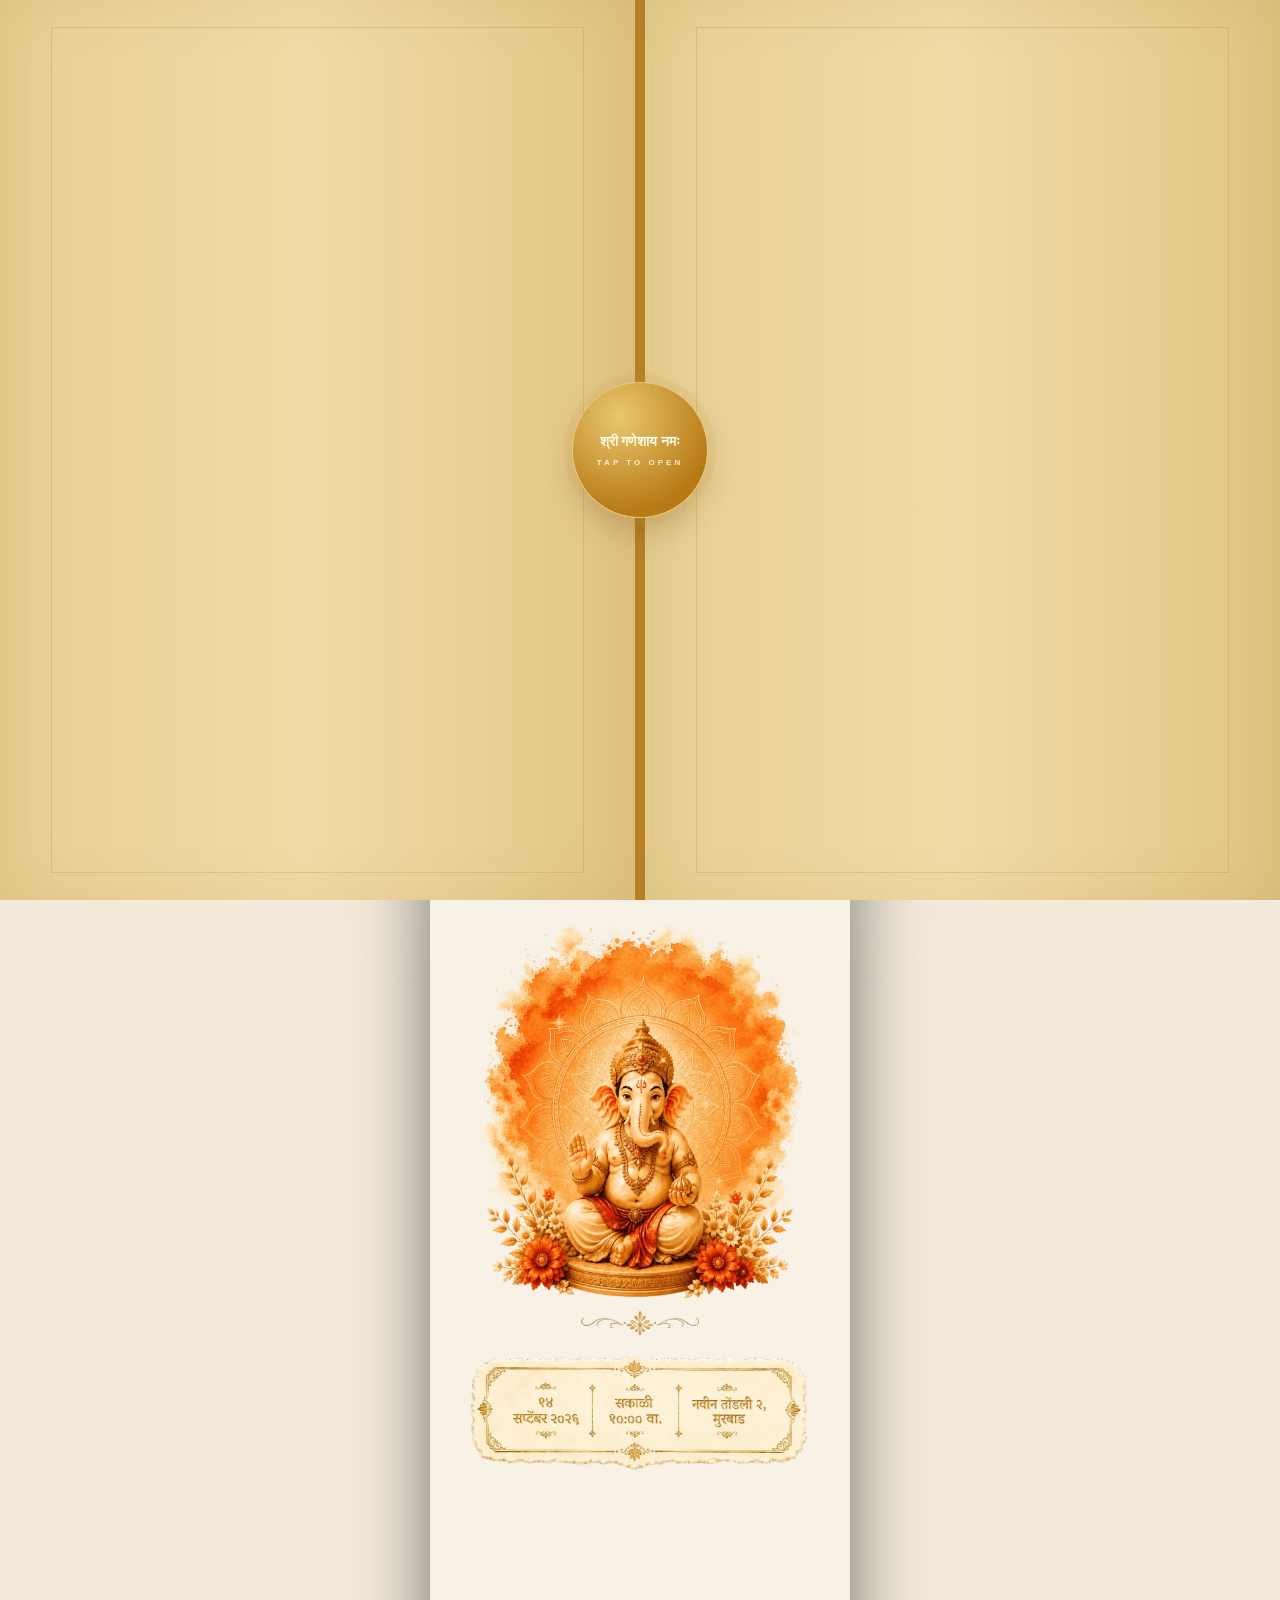
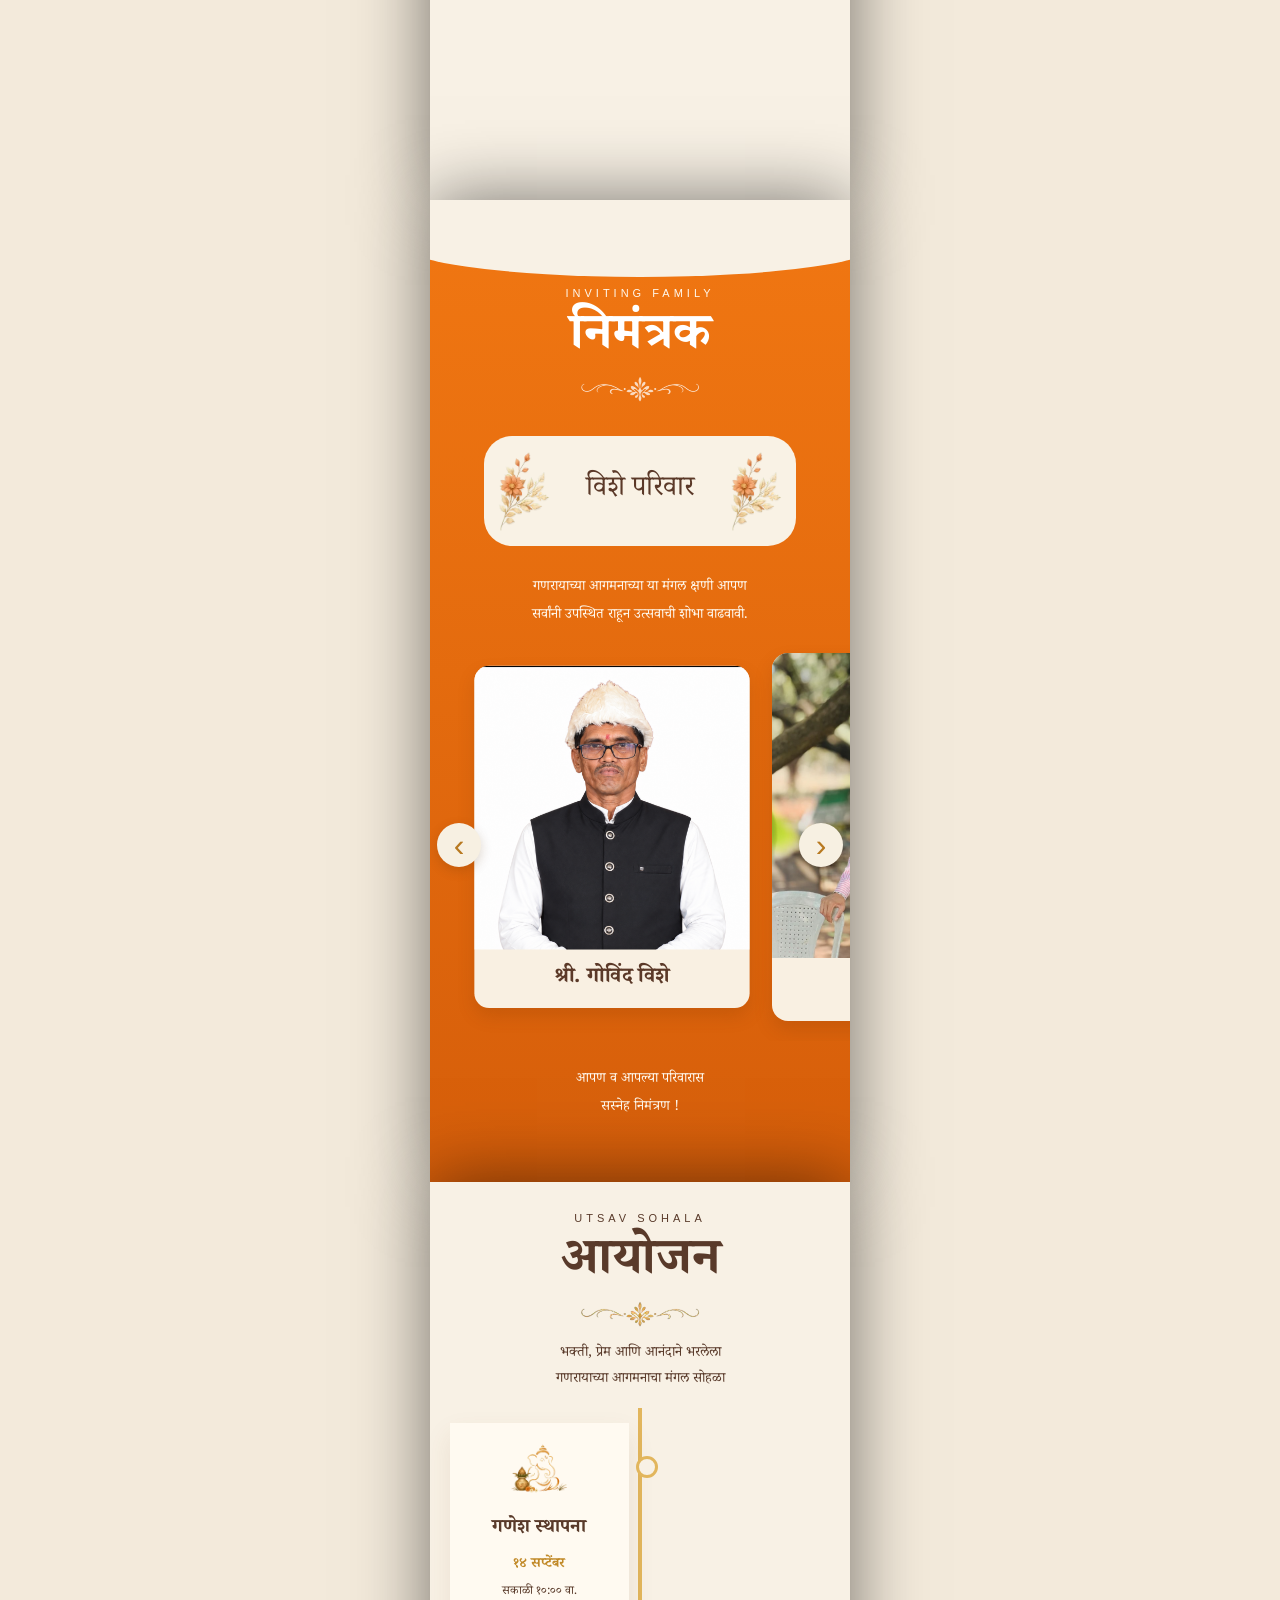
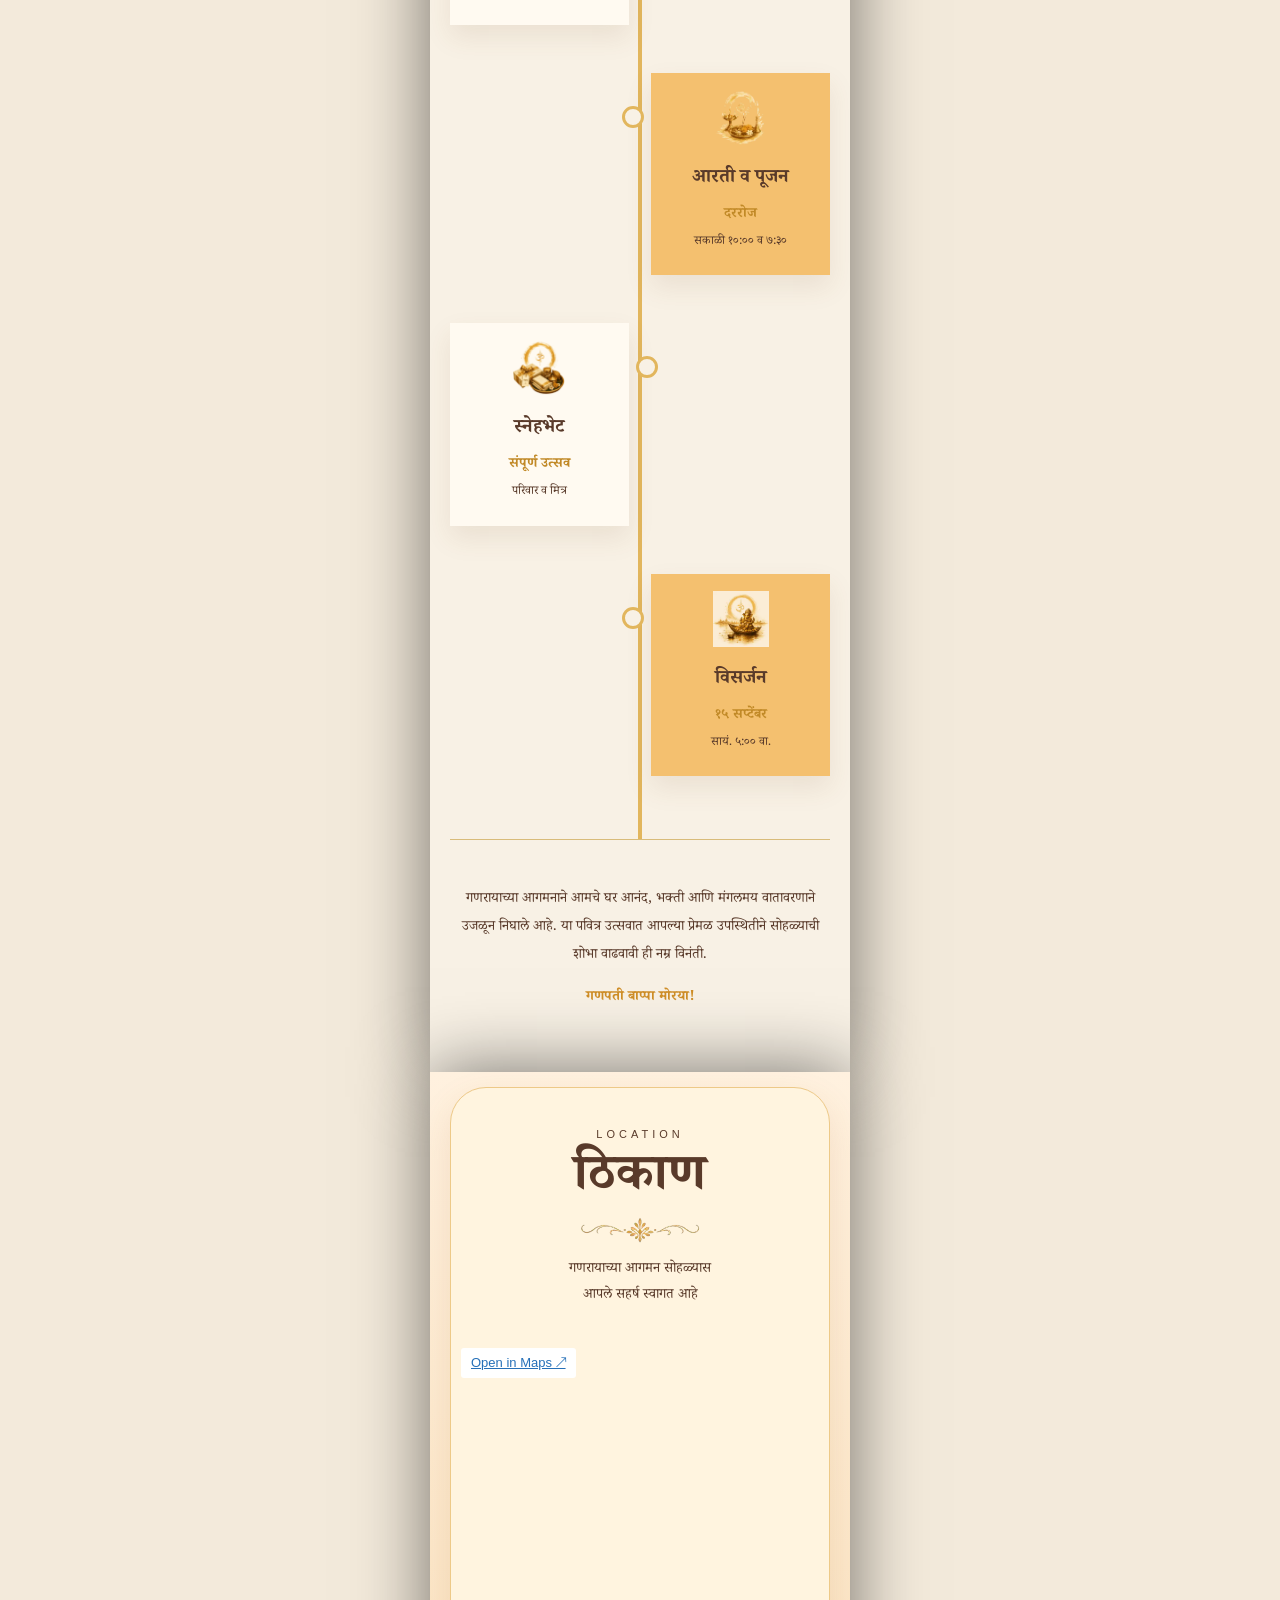
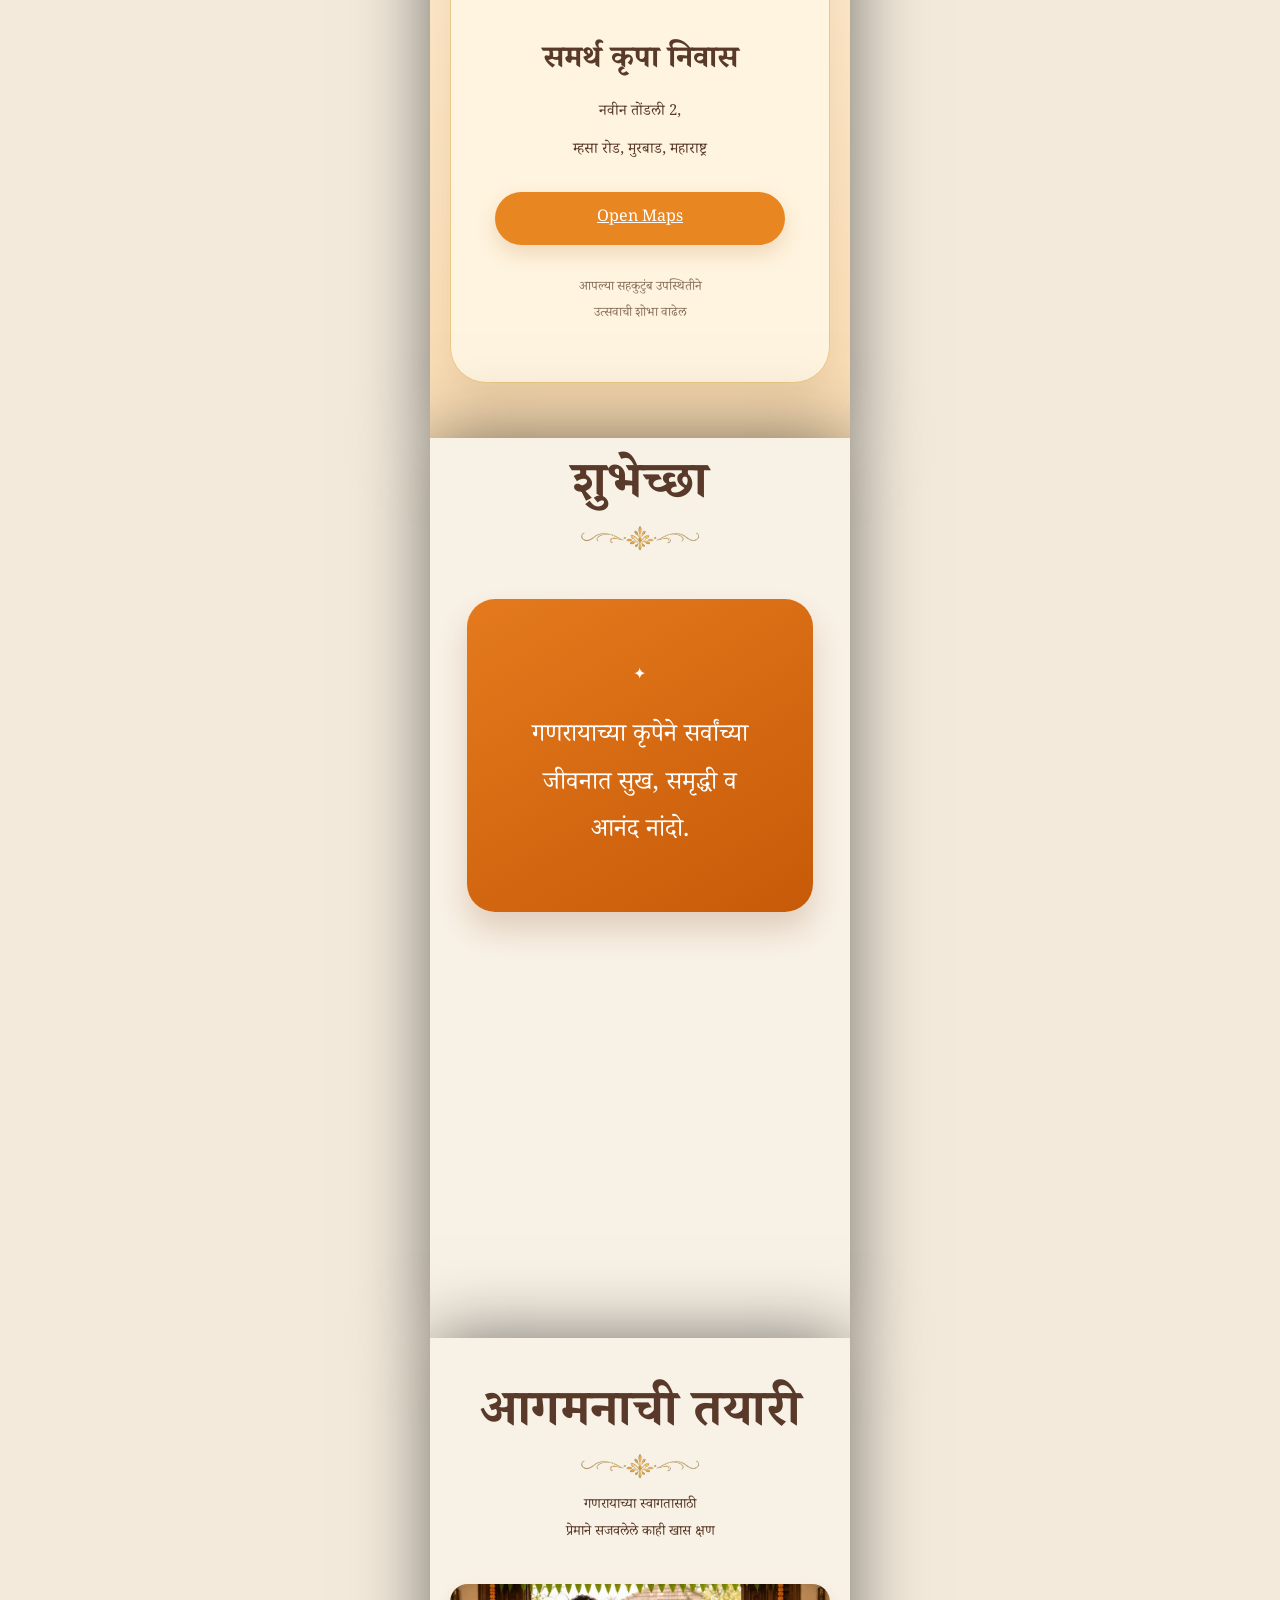
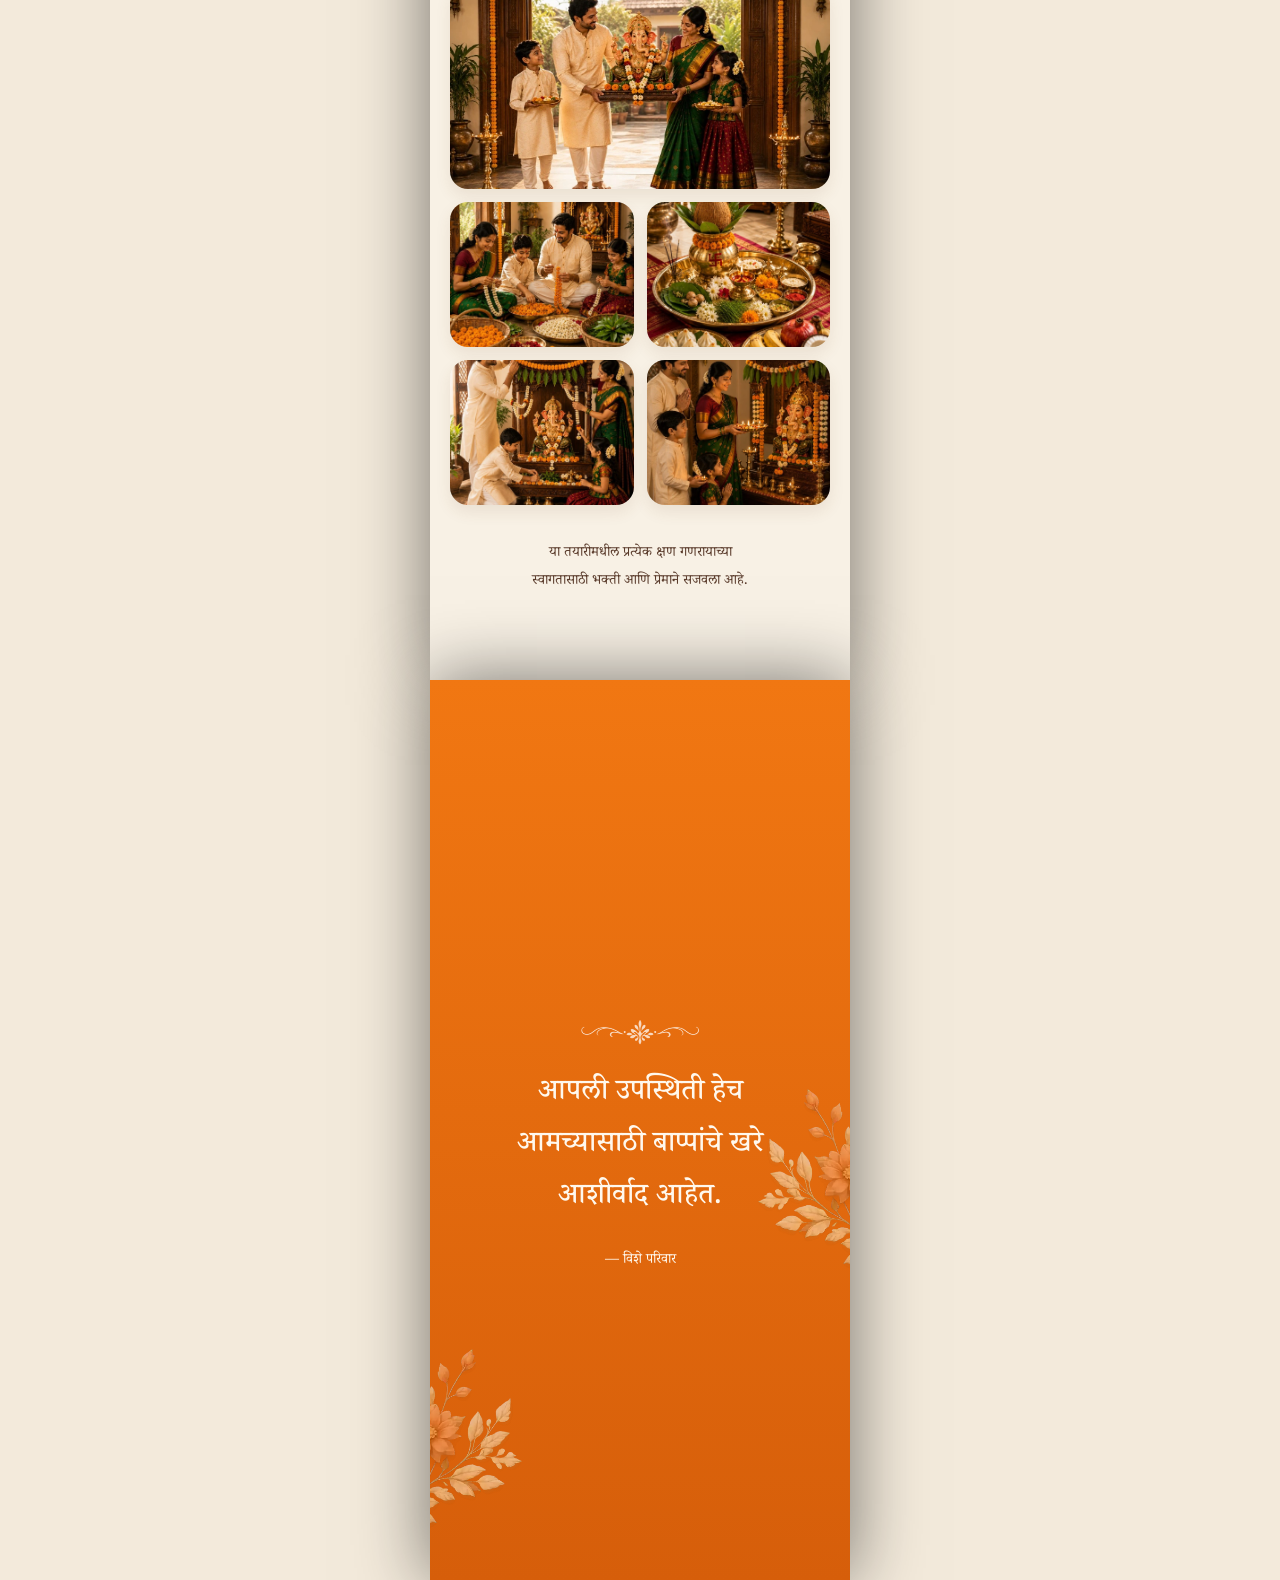
<file: index.html>
<!doctype html>
<html lang="mr">
<head>
<meta charset="UTF-8">
<meta name="viewport" content="width=device-width,initial-scale=1,viewport-fit=cover">
<meta name="theme-color" content="#f7f0e2">
<title>विशे परिवार गणेशोत्सव निमंत्रण</title>
<link rel="preconnect" href="https://fonts.googleapis.com">
<link rel="preconnect" href="https://fonts.gstatic.com" crossorigin>
<link href="https://fonts.googleapis.com/css2?family=Noto+Serif+Devanagari:wght@400;500;600;700;800;900&display=swap" rel="stylesheet">
<link rel="stylesheet" href="style.css">
</head>
<body class="locked">
<div class="grain"></div>
<div class="progress" id="progress"></div>

<section class="intro" id="intro" aria-label="प्रवेश">
  <div class="door left"></div><div class="door right"></div>
  <div class="intro-center">
    <button id="enterBtn" class="enter" type="button">
      <strong>श्री गणेशाय नमः</strong><span>TAP TO OPEN</span>
    </button>
  </div>
</section>

<button class="music" id="musicBtn" aria-label="Music">♪</button>
<audio id="music" loop preload="auto"><source src="assets/JaiGaneshaJaiGanesha.mp3" type="audio/mpeg"></audio>

<main id="main">
<section class="hero page">
  <img class="top-layer" src="assets/top-layer-opt.webp" alt="">
  <img class="logo" src="assets/logo-opt.webp" alt="ॐ">
  <button class="hero-music" id="heroMusic" aria-label="Music">♪</button>
  <p class="mantra reveal">॥ श्री गणेशाय नमः ॥</p>
  <img class="divider reveal" src="assets/divider-1-opt.webp" alt="">
  <p class="from reveal">विशे परिवाराकडून</p>
  <img class="hero-title-img reveal" src="assets/hero-text-opt.webp" alt="बाप्पाचे आगमन">
  <img class="divider small reveal" src="assets/divider-2-opt.webp" alt="">
  <p class="welcome reveal">आमच्या घरी गणरायांचे<br>आगमन होत आहे...<br><b>आपणास सस्नेह निमंत्रण !</b></p>
  <img class="corner-flower lf" src="assets/flower-opt.webp" alt=""><img class="corner-flower rf" src="assets/flower-opt.webp" alt="">
</section>

<section class="murti page cream">
  <img class="murti-img reveal" src="assets/murti-opt.webp" alt="गणपती बाप्पा">
  <img class="divider reveal" src="assets/divider-2-opt.webp" alt="">
  <img class="tag reveal" src="assets/ChatGPT_Image_Sep_9__2026__09_18_12_PM-removebg-preview.png" alt="१४ सप्टेंबर २०२६">
</section>

<section class="family page orange">
  <div class="orange-top"></div>
  <div class="section-head reveal"><small>INVITING FAMILY</small><h2>निमंत्रक</h2><img class="divider light" src="assets/divider-2-opt.webp" alt=""></div>
  <div class="name-plate reveal"><img src="assets/flower-opt.webp" alt=""><span>विशे परिवार</span><img src="assets/flower-opt.webp" alt=""></div>
  <p class="family-copy reveal">गणरायाच्या आगमनाच्या या मंगल क्षणी आपण<br>सर्वांनी उपस्थित राहून उत्सवाची शोभा वाढवावी.</p>
  <div class="carousel reveal">
    <button class="arrow prev" aria-label="Previous">‹</button>
    <div class="track" id="track">
      <article class="family-card"><img src="assets/file_00000000499081f5a9c1adc91436609b.png"><strong>श्री. गोविंद विशे </strong></article>
      <article class="family-card active"><img src="assets/raj_vishe_33_14050618_221616383.jpg.jpeg"><strong>कु. राज विशे</strong></article>
      <!-- <article class="family-card"><img src="assets/family-3-opt.webp"><strong>चि. पाटील</strong></article>
      <article class="family-card"><img src="assets/family-4-opt.webp"><strong>कु. पाटील</strong></article> -->
    </div>
    <button class="arrow next" aria-label="Next">›</button>
  </div>
  <p class="family-end reveal">आपण व आपल्या परिवारास<br>सस्नेह निमंत्रण !</p>
</section>

<section class="schedule page cream">
  <!-- <div class="schedule-top orange"><p>आपण व आपल्या परिवारास<br>सस्नेह निमंत्रण !</p><img src="assets/divider-2-opt.webp" alt=""></div> -->
   <br>
  <div class="section-head reveal"><small>UTSAV SOHALA</small><h2>आयोजन</h2><img class="divider" src="assets/divider-2-opt.webp" alt=""><p>भक्ती, प्रेम आणि आनंदाने भरलेला<br>गणरायाच्या आगमनाचा मंगल सोहळा</p></div>
  <div class="timeline">
    <article class="event left reveal"><img src="assets/sthapana-opt.webp"><h3>गणेश स्थापना</h3><b>१४ सप्टेंबर</b><p>सकाळी १०:०० वा.</p></article>
    <article class="event right peach reveal"><img src="assets/aarti-opt.webp"><h3>आरती व पूजन</h3><b>दररोज</b><p>सकाळी १०:०० व ७:३०</p></article>
    <!-- <article class="event left reveal"><img src="assets/atharvshish-opt.webp"><h3>अथर्वशीर्ष</h3><b>दररोज</b><p>संध्या. ६:३० वा.</p></article>
    <article class="event right peach reveal"><img src="assets/mahaprasad-opt.webp"><h3>महाप्रसाद</h3><b>१७ सप्टेंबर</b><p>दुपारी १२:३०</p></article> -->
    <article class="event left reveal"><img src="assets/snehbhet-opt.webp"><h3>स्नेहभेट</h3><b>संपूर्ण उत्सव</b><p>परिवार व मित्र</p></article>
    <article class="event right peach reveal"><img src="assets/visarjan-opt.webp"><h3>विसर्जन</h3><b>१५ सप्टेंबर</b><p>सायं. ५:०० वा.</p></article>
  </div>
  <div class="schedule-message reveal"><p>गणरायाच्या आगमनाने आमचे घर आनंद, भक्ती आणि मंगलमय वातावरणाने उजळून निघाले आहे. या पवित्र उत्सवात आपल्या प्रेमळ उपस्थितीने सोहळ्याची शोभा वाढवावी ही नम्र विनंती.</p><b>गणपती बाप्पा मोरया!</b></div>
</section>

<section class="location page peach">
  <div class="location-card reveal">
    <div class="section-head">
      <small>LOCATION</small>
      <h2>ठिकाण</h2>
      <img class="divider" src="assets/divider-2-opt.webp" alt="">
      <p>गणरायाच्या आगमन सोहळ्यास<br>आपले सहर्ष स्वागत आहे</p>
    </div>
    <div class="map">
      <iframe title="समर्थ कृपा निवास" src="https://www.google.com/maps/embed?pb=!1m18!1m12!1m3!1d196.55844247463614!2d73.4327506273985!3d19.193693617480253!2m3!1f0!2f0!3f0!3m2!1i1024!2i768!4f13.1!3m3!1m2!1s0x3be78b000ad35e5f%3A0x83817e5cddcbe875!2sJay%20Hanuman%20Mandir%20Tondali%202!5e1!3m2!1sen!2sin!4v1788968168692!5m2!1sen!2sin" width="600" height="450" style="border:0;" allowfullscreen="" loading="lazy" referrerpolicy="strict-origin-when-cross-origin"></iframe>
      <a href="https://maps.app.goo.gl/aMDYQguT3rXYmbNt8" target="_blank" rel="noopener noreferrer">Open in Maps ↗</a>
    </div>
    <div class="address">
      <h3>समर्थ कृपा निवास</h3>
      <p>नवीन तोंडली 2,</p>
      <p>म्हसा रोड, मुरबाड, महाराष्ट्र</p>
      <a class="maps-btn" href="https://maps.app.goo.gl/aMDYQguT3rXYmbNt8" target="_blank" rel="noopener noreferrer">Open Maps</a>
      <small>आपल्या सहकुटुंब उपस्थितीने<br>उत्सवाची शोभा वाढेल</small>
    </div>
  </div>
</section>

<section class="blessings page cream"><div class="section-head reveal"><h2>शुभेच्छा</h2><img class="divider" src="assets/divider-2-opt.webp" alt=""></div><div class="blessing-card reveal"><span>✦</span><p>गणरायाच्या कृपेने सर्वांच्या<br>जीवनात सुख, समृद्धी व<br>आनंद नांदो.</p></div></section>

<section class="gallery-section page cream"><div class="section-head reveal"><h2>आगमनाची तयारी</h2><img class="divider" src="assets/divider-2-opt.webp" alt=""><p>गणरायाच्या स्वागतासाठी<br>प्रेमाने सजवलेले काही खास क्षण</p></div><div class="gallery reveal"><img class="wide" src="assets/gallery-1-opt.webp"><img src="assets/gallery-2-opt.webp"><img src="assets/gallery-3-opt.webp"><img src="assets/gallery-4-opt.webp"><img src="assets/gallery-5-opt.webp"></div><p class="gallery-copy reveal">या तयारीमधील प्रत्येक क्षण गणरायाच्या<br>स्वागतासाठी भक्ती आणि प्रेमाने सजवला आहे.</p></section>

<section class="final page orange"><img class="final-flower left" src="assets/flower-opt.webp"><img class="final-flower right" src="assets/flower-opt.webp"><div class="final-content reveal"><img class="divider light" src="assets/divider-2-opt.webp" alt=""><h2>आपली उपस्थिती हेच<br>आमच्यासाठी बाप्पांचे खरे<br>आशीर्वाद आहेत.</h2><p>— विशे परिवार</p></div></section>
</main>
<script src="script.js"></script>
</body></html>
</file>
<file: style.css>
*{box-sizing:border-box}html{scroll-behavior:smooth}body{margin:0;background:#f3eadb;color:#593a2a;font-family:'Noto Serif Devanagari',serif;overflow-x:hidden}.locked{height:100vh;overflow:hidden}.grain{position:fixed;inset:0;pointer-events:none;z-index:1000;opacity:.035;background-image:radial-gradient(#8e6426 1px,transparent 1px);background-size:8px 8px}.progress{position:fixed;z-index:1001;top:0;left:0;width:0;height:3px;background:#d69a31}.page{width:min(100%,420px);min-height:100svh;margin:auto;position:relative;overflow:hidden;padding:46px 20px}.cream{background:#f8f1e5}.orange{background:linear-gradient(#f17712,#d65e0a);color:#fff8ed}.intro{position:fixed;inset:0;z-index:999;background:#ead39b}.door{position:absolute;top:0;width:50%;height:100%;background:linear-gradient(90deg,#e8ce91,#f1dca7 48%,#e2c484);box-shadow:inset 0 0 60px rgba(128,84,15,.1)}.door.left{left:0;border-right:5px solid #b78025}.door.right{right:0;border-left:5px solid #b78025}.door:after{content:'';position:absolute;inset:3% 8%;border:1px solid rgba(194,143,57,.3)}.intro-center{position:absolute;inset:0;display:grid;place-items:center}.enter{width:136px;height:136px;border-radius:50%;border:1px solid #e8c879;background:radial-gradient(circle at 35% 25%,#e9c86e,#b77a16 72%);color:#fff7e5;box-shadow:0 0 0 8px rgba(202,157,64,.12),0 15px 30px rgba(91,56,10,.2);cursor:pointer;display:flex;flex-direction:column;justify-content:center;align-items:center;gap:8px;animation:pulse 2s infinite}.enter strong{font-size:14px}.enter span{font:700 8px Arial;letter-spacing:3px;opacity:.9}@keyframes pulse{50%{transform:scale(1.03);box-shadow:0 0 0 14px rgba(202,157,64,.05),0 18px 34px rgba(91,56,10,.24)}}.intro.open .left{animation:leftDoor 1.25s cubic-bezier(.77,0,.18,1) forwards}.intro.open .right{animation:rightDoor 1.25s cubic-bezier(.77,0,.18,1) forwards}.intro.open .enter{animation:fade .35s .3s forwards}@keyframes leftDoor{to{transform:translateX(-100%)}}@keyframes rightDoor{to{transform:translateX(100%)}}@keyframes fade{to{opacity:0;transform:scale(1.25)}}.music,.hero-music{position:absolute;right:17px;top:18px;width:52px;height:52px;border:0;border-radius:50%;background:#e3a52b;color:white;font-size:25px;box-shadow:0 7px 18px #9b6a2633;z-index:4}.music{position:fixed;display:none}.hero-music.playing,.music.playing{animation:music .7s infinite alternate}@keyframes music{to{transform:rotate(8deg) scale(1.1)}}.hero{padding-top:28px;text-align:center;background:#f8f1e5}.top-layer{position:absolute;left:0;top:0;width:165px;z-index:1}.logo{width:38px;position:relative;z-index:2;margin-top:0}.mantra{margin:7px 0 15px;font-size:13px}.divider{display:block;width:128px;height:auto;margin:10px auto}.divider.small{width:118px;margin-top:17px}.from{font-size:16px;margin:0 0 4px}.hero-title-img{width:82%;max-width:360px;display:block;margin:0 auto}.welcome{font-size:15px;line-height:1.9;margin:0}.welcome b{color:#e26c19;font-weight:500}.corner-flower{position:absolute;width:100px;bottom:30px;opacity:.85}.corner-flower.lf{left:-34px}.corner-flower.rf{right:-34px;transform:scaleX(-1)}.murti{text-align:center;padding-top:20px}.murti-img{width:100%;max-width:390px;display:block;margin:auto}.tag{display:block;width:90%;margin:20px auto}.section-head{text-align:center}.section-head small{font:11px Arial;letter-spacing:4px}.section-head h2{font-size:51px;line-height:1;margin:8px 0 10px}.section-head p{font-size:14px;line-height:1.9}.family{padding-top:82px}.orange-top{position:absolute;top:-1px;left:-8%;width:116%;height:78px;background:#f8f1e5;border-radius:0 0 50% 50%/0 0 45% 45%}.family .section-head{position:relative}.family .section-head h2{color:white}.divider.light{filter:brightness(0) invert(1);opacity:.75}.name-plate{width:82%;margin:34px auto 28px;background:#f9f2e5;color:#5b3928;border-radius:28px;padding:15px 10px;display:flex;align-items:center;justify-content:space-between;font-size:28px}.name-plate img{width:60px;height:80px;object-fit:contain}.family-copy{text-align:center;line-height:2;font-size:14px}.carousel{position:relative;margin:15px -20px 25px}.track{display:flex;gap:12px;overflow-x:auto;scroll-snap-type:x mandatory;padding:8px 34px 20px;scrollbar-width:none}.track::-webkit-scrollbar{display:none}.family-card{flex:0 0 84%;scroll-snap-align:center;border-radius:16px;overflow:hidden;background:#f9f0e2;color:#5b3928;box-shadow:0 9px 18px #7c360633;transform:scale(.93);transition:.35s}.family-card.active{transform:scale(1)}.family-card img{width:100%;aspect-ratio:1/1.03;display:block;object-fit:cover}.family-card strong{display:block;text-align:center;padding:14px;font-size:23px}.arrow{position:absolute;z-index:3;top:45%;width:44px;height:44px;border:0;border-radius:50%;background:#f7f0e2;color:#b87920;font-size:32px;box-shadow:0 4px 12px #5a300733}.prev{left:7px}.next{right:7px}.family-end{text-align:center;font-size:14px;line-height:2;margin-top:10px}.schedule{padding:0 20px 60px}.schedule-top{margin:0 -20px 55px;height:245px;padding-top:120px;text-align:center;border-radius:0 0 50% 50%/0 0 22% 22%}.schedule-top p{font-size:15px;line-height:2}.schedule-top img{width:125px;filter:brightness(0) invert(1);opacity:.7}.timeline{position:relative;padding:15px 0}.timeline:before{content:'';position:absolute;left:50%;top:0;bottom:0;width:4px;background:#e2b65d;transform:translateX(-50%)}.event{position:relative;width:47%;margin:0 0 48px;background:#fffaf1;padding:17px 13px;text-align:center;box-shadow:0 12px 25px #72502a1a}.event.left{margin-right:auto;transform:rotate(-2deg)}.event.right{margin-left:auto;transform:rotate(2deg)}.event.peach{background:#f4c06f}.event:after{content:'';position:absolute;top:33px;width:16px;height:16px;background:#f8f1e5;border:3px solid #e2b65d;border-radius:50%}.event.left:after{right:-29px}.event.right:after{left:-29px}.event img{width:56px;height:56px;object-fit:contain}.event h3{font-size:19px;margin:8px 0}.event b{font-size:14px;color:#c18927}.event p{font-size:12px;line-height:1.6;margin:6px 0}.schedule-message{text-align:center;border-top:1px solid #d9bc7a;padding:32px 4px 0;font-size:14px;line-height:2}.schedule-message b{display:block;color:#cf8e27;margin-top:10px}.peach{background:linear-gradient(#fff1df,#f9ddb4)}.location{padding:15px 20px 55px}.location-card{margin-top:0;background:#fff4df;border-radius:36px;overflow:hidden;border:1px solid #edc988;box-shadow:0 14px 35px #a56a2a22;padding-top:35px}.map{margin-top:28px;height:270px;position:relative}.map iframe{width:100%;height:100%;border:0}.map a{position:absolute;top:10px;left:10px;background:white;padding:7px 10px;color:#2670b8;font:13px Arial;border-radius:3px}.address{text-align:center;padding:30px 20px 55px}.address h3{font-size:31px;margin:0 0 10px}.address p{font-size:15px}.maps-btn{display:block;background:#e88621;color:white;border-radius:40px;padding:14px;margin:30px auto;width:86%;box-shadow:0 9px 20px #a85d2030}.address small{font-size:13px;line-height:2;color:#8b725f}.blessings{padding-top:18px}.blessing-card{margin:48px auto 0;width:91%;min-height:300px;padding:65px 18px 30px;border-radius:28px;background:linear-gradient(150deg,#e47a1d,#c75a08);text-align:center;color:white;box-shadow:0 18px 30px #7d3b1530}.blessing-card p{font-size:25px;line-height:1.9}.blessing-card small{font-size:10px}.gallery-section{padding-bottom:70px}.gallery{display:grid;grid-template-columns:1fr 1fr;gap:13px;margin-top:38px}.gallery img{width:100%;height:145px;object-fit:cover;border-radius:18px;box-shadow:0 7px 15px #72502a1a}.gallery .wide{grid-column:1/-1;height:205px}.gallery-copy{text-align:center;font-size:14px;line-height:2;margin-top:35px}.final{min-height:100svh;display:grid;place-items:center;text-align:center;padding-top:80px}.final-flower{position:absolute;width:130px;opacity:.6}.final-flower.left{left:-35px;bottom:35px}.final-flower.right{right:-35px;top:45%;transform:scaleX(-1)}.final-content h2{font-size:29px;line-height:1.8;font-weight:500}.final-content p{font-size:14px}.reveal{opacity:0;transform:translateY(28px);transition:opacity .8s ease,transform .8s ease}.reveal.visible{opacity:1;transform:none}.hero-in .mantra{animation:in .7s .15s both}.hero-in .divider{animation:in .7s .3s both}.hero-in .from{animation:in .7s .4s both}.hero-in .hero-title-img{animation:heroTitle .9s .5s both}.hero-in .welcome{animation:in .8s .9s both}@keyframes in{from{opacity:0;transform:translateY(20px)}to{opacity:1;transform:none}}@keyframes heroTitle{from{opacity:0;transform:translateY(25px) scale(.88)}65%{opacity:1;transform:translateY(-4px) scale(1.02)}to{opacity:1;transform:none}}@media(min-width:700px){.page{box-shadow:0 0 70px #0008}.hero-music{right:18px}}@media(max-width:380px){.page{padding-left:16px;padding-right:16px}.section-head h2{font-size:47px}.family-card strong{font-size:20px}.blessing-card p{font-size:22px}}
</file>
